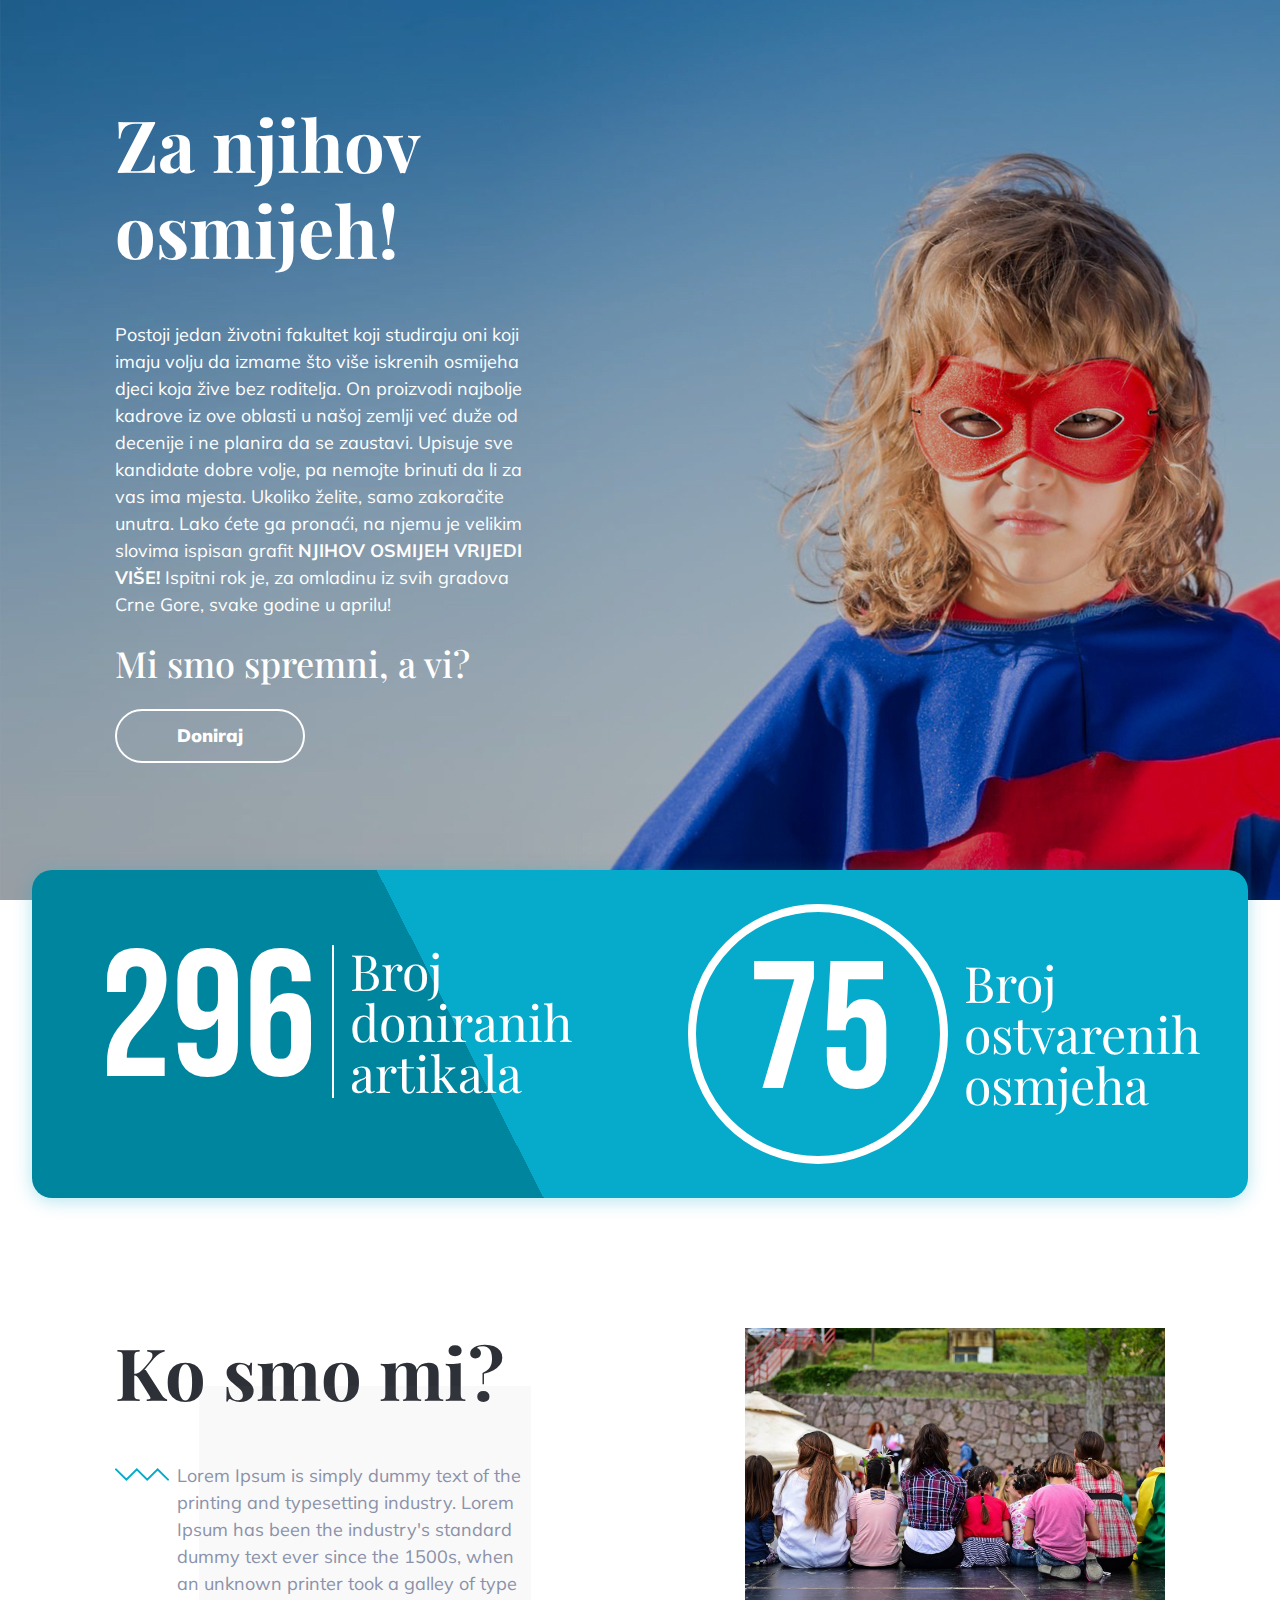
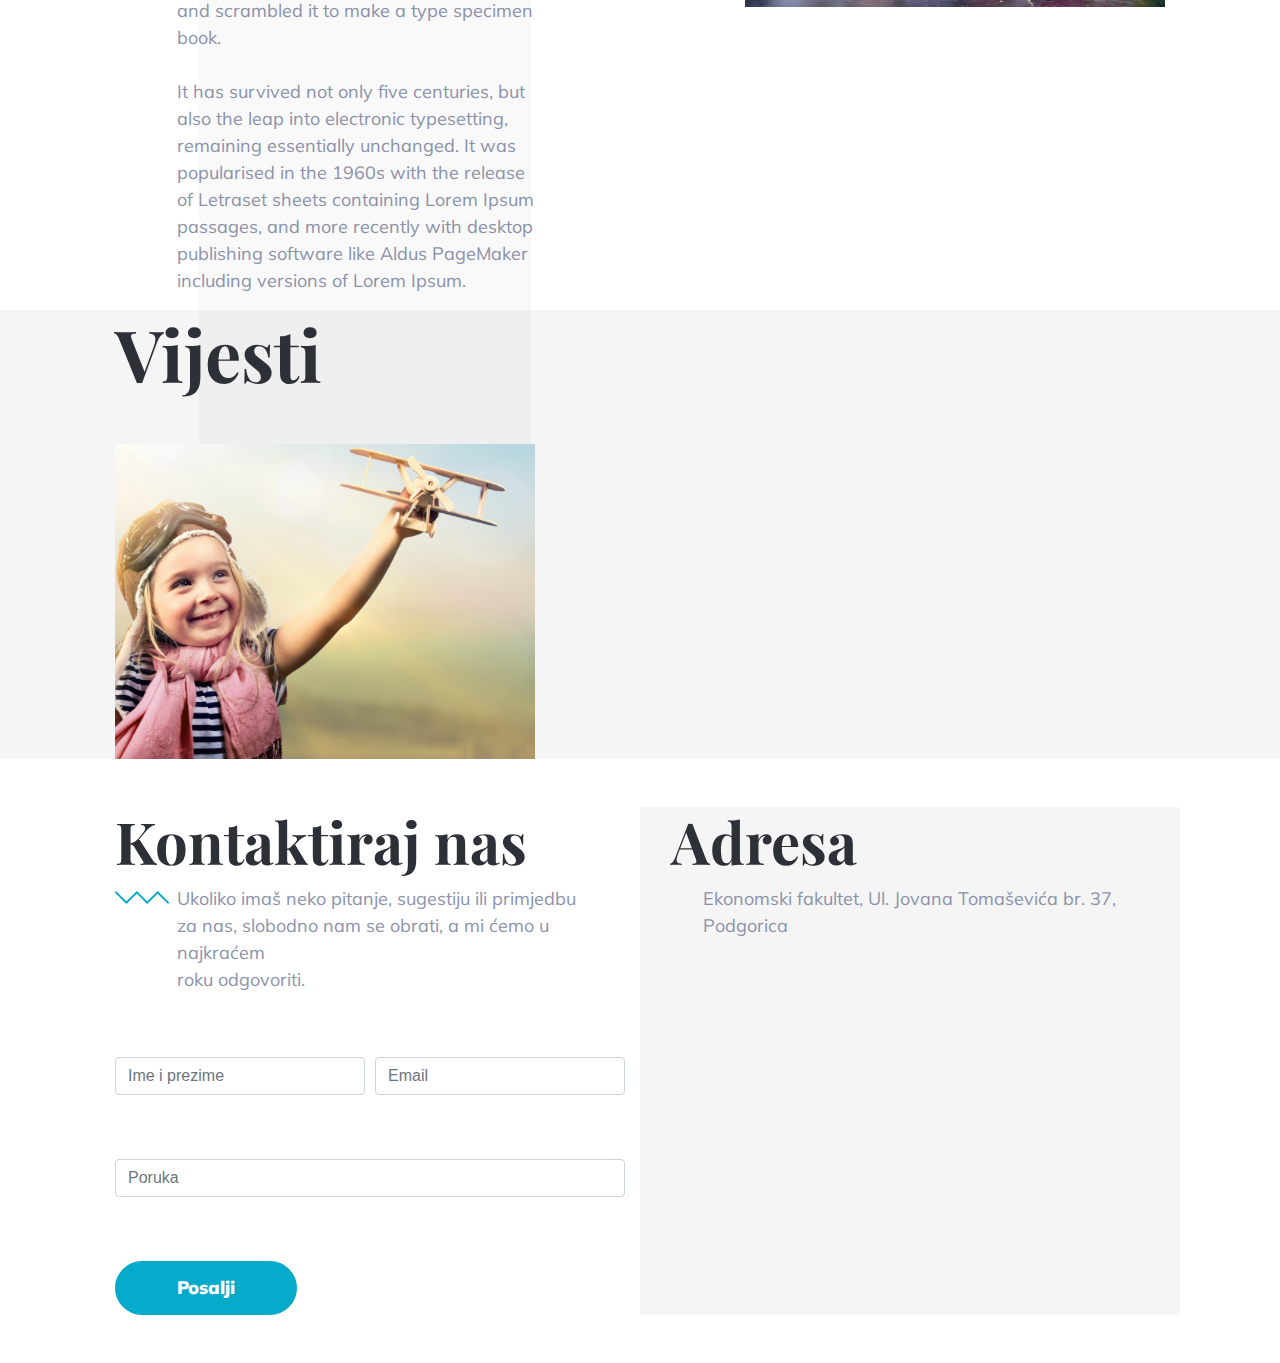
<file: index.html>
<!DOCTYPE html>
<html lang="en">
	<head>
		<meta charset="UTF-8" />
		<meta name="viewport" content="width=device-width, initial-scale=1.0" />
		<link rel="stylesheet" href="styles/bootstrap.min.css" />
		<link rel="stylesheet" href="styles/index.css" />
		<link rel="stylesheet" href="styles/home.css" />
		<title>Moj osmijeh</title>
	</head>
	<body>
		<div class="home">
			<section class="home-intro">
				<div class="section-container">
					<div class="col-md-5">
						<h1 class="section-title">Za njihov osmijeh!</h1>
						<p class="mt-5 section-text text--white">
							Postoji jedan životni fakultet koji studiraju oni koji imaju volju da izmame što više
							iskrenih osmijeha djeci koja žive bez roditelja. On proizvodi najbolje kadrove iz ove
							oblasti u našoj zemlji već duže od decenije i ne planira da se zaustavi. Upisuje sve
							kandidate dobre volje, pa nemojte brinuti da li za vas ima mjesta. Ukoliko želite,
							samo zakoračite unutra. Lako ćete ga pronaći, na njemu je velikim slovima ispisan
							grafit <b>NJIHOV OSMIJEH VRIJEDI VIŠE!</b> Ispitni rok je, za omladinu iz svih gradova
							Crne Gore, svake godine u aprilu!
						</p>
						<h3 class="mt-4">Mi smo spremni, a vi?</h3>
						<button class="button button-white mt-3">
							Doniraj
						</button>
					</div>
				</div>
			</section>
			<section class="home-info mb-5">
				<div class="home-info__container py-3 row">
					<div class="col-md-6 col-12 flex-mobile-column d-flex--center mb-4">
						<div class="home-info__number pr-3">
							296
						</div>
						<div class="home-info__text left-line pl-3">Broj <br />doniranih <br />artikala</div>
					</div>
					<div class="col-md-6 col-12 flex-mobile-column d-flex--center">
						<div class="home-info__number home-info__circle d-flex--center pr-3">
							75
						</div>
						<div class="home-info__text pl-3">Broj <br />ostvarenih <br />osmjeha</div>
					</div>
				</div>
			</section>
			<section class="home-about">
				<div class="section-container row justify-content-between">
					<div class="col-md-5 col-12">
						<h1 class="section-title text--dark mb-5">Ko smo mi?</h1>
						<div class="d-flex">
							<div>
								<img src="./assets/line-icon.svg" alt="" />
							</div>
							<p class="section-text home-about__text text--gray pl-2">
								Lorem Ipsum is simply dummy text of the printing and typesetting industry. Lorem
								Ipsum has been the industry's standard dummy text ever since the 1500s, when an
								unknown printer took a galley of type and scrambled it to make a type specimen
								book.<br />
								<br />
								It has survived not only five centuries, but also the leap into electronic
								typesetting, remaining essentially unchanged. It was popularised in the 1960s with
								the release of Letraset sheets containing Lorem Ipsum passages, and more recently
								with desktop publishing software like Aldus PageMaker including versions of Lorem
								Ipsum.
							</p>
						</div>
					</div>
					<div class="col-md-5 col-12 home-about__image">
						<!-- <div class="home-about__circle"></div> -->
						<img src="./assets/slika1.jpg" class="img-fluid" />
					</div>
				</div>
			</section>
			<section class="home-news">
			<div class="section-container row justify-content-between">
				<div class="col-md-5 col-12">
					<h1 class="section-title text--dark mb-5">Vijesti</h1>
					<div class="d-flex">
						<div>
							<img src="./assets/children.jpg" alt="" class="img-fluid" />
						</div>
					</div>
				</div>
			</section>
			<section class="home-contact">
				<div class="section-container row justify-content-between py-5">
					<div class="col-md-6 col-12">
						<h1 class="section-title text--dark" style="font-size:58px;">Kontaktiraj nas</h1>
						<div class="d-flex">
							<div>
								<img src="./assets/line-icon.svg" alt=""/>
							</div>
							<p class="section-text  text--gray pl-2">
								Ukoliko imaš neko pitanje, sugestiju ili primjedbu<br>
								za nas, slobodno nam se obrati, a mi ćemo u najkraćem<br> 
								roku odgovoriti.
							</p>
						</div>
						<form>
							<div class="form-row mt-5">
							  <div class="form-group col-md-6">
								<input type="text" class="form-control form-input"  placeholder="Ime i prezime">
							  </div>
							  <div class="form-group col-md-6">
								<input type="email" class="form-control form-input"  placeholder="Email">
							  </div>
							</div>
							<div class="form-group mt-5">
							  <input type="text" class="form-control form-input"  placeholder="Poruka">
							</div>
							<button class="button button-blue mt-5">
								Posalji
							</button>
							</form>
					</div>	
					<div class="col-md-6 col-12" style="background-color:  rgba(0, 0, 0, 0.04); position: relative;">
						<h1 class="section-title text--dark pl-3" style="font-size: 58px;">Adresa</h1>
						<div class="col-md-12 pl-5" style="position: relative;">
							<span class="section-text text--gray">Ekonomski fakultet, Ul. Jovana Tomaševića br. 37, Podgorica</span>
							<div class="col-md-12 p-0 map-position">
							<iframe width="100%" height="340" src="https://maps.google.com/maps?width=100%&amp;height=500&amp;hl=en&amp;q=Ekonomski%20fakultet%2C%20Ul.%20Jovana%20Toma%C5%A1evi%C4%87a%20br.%2037%2C%20Podgorica+(My%20Business%20Name)&amp;ie=UTF8&amp;t=&amp;z=14&amp;iwloc=B&amp;output=embed" frameborder="0" scrolling="no" marginheight="0" marginwidth="0"><a href="https://www.maps.ie/draw-radius-circle-map/">Google Maps Radius</a></iframe>	
							</div>
						</div>
					</div>	
				</div>
			</section>
		</div>
	</body>
</html>
</file>
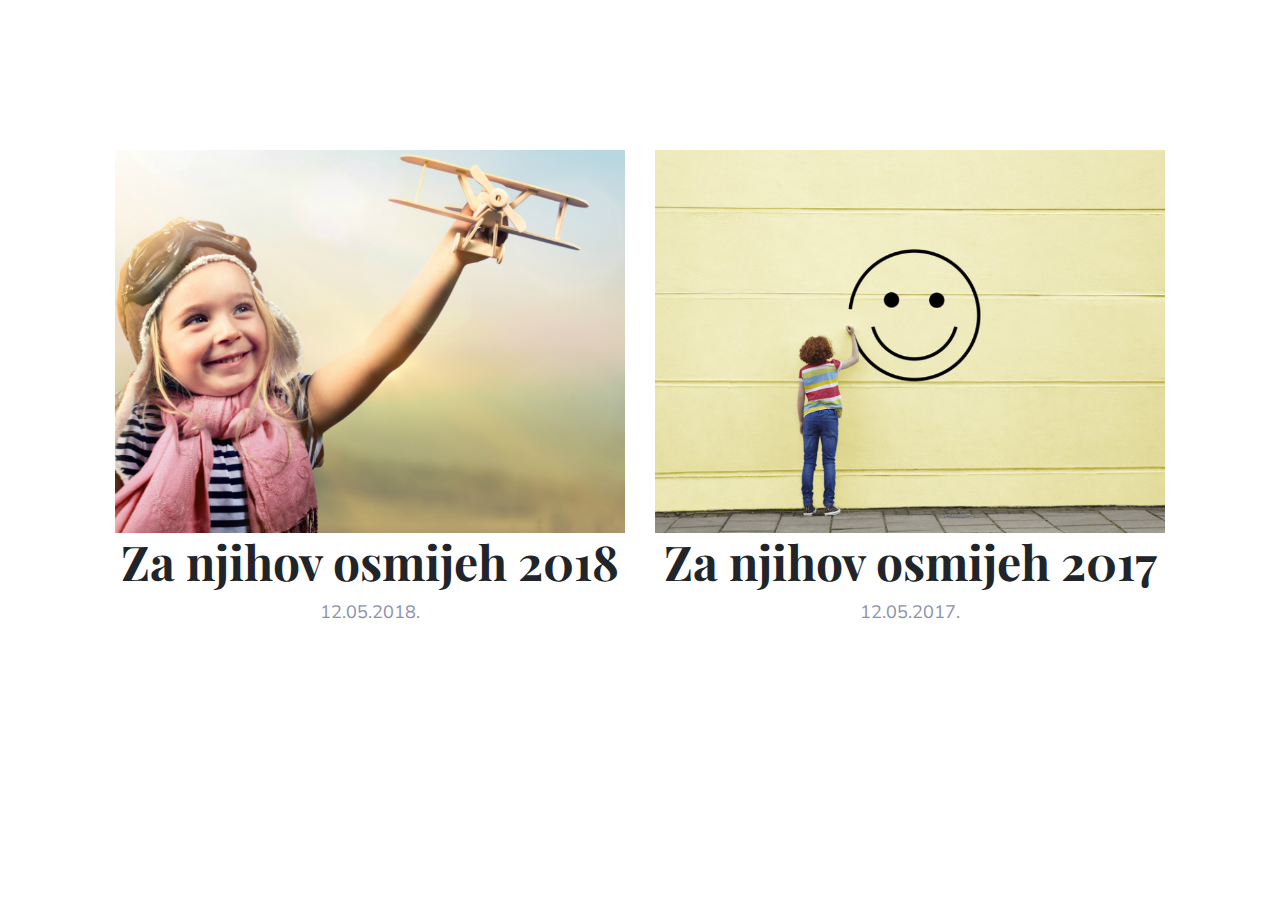
<file: galerija.html>
<!DOCTYPE html>
<html lang="en">
<head>
    <meta charset="UTF-8">
    <meta name="viewport" content="width=device-width, initial-scale=1.0">
    <link rel="stylesheet" href="styles/bootstrap.min.css" />
    <link rel="stylesheet" href="styles/index.css" />
    <link rel="stylesheet" href="styles/galerija.css">
    <title>Galerija</title>
</head>
<style>
 .galerija-pictures__naslov {
    font-family: var(--font-play-fair);
	font-size: 48px;
    font-weight: bold;
    text-align: center;
}   
</style>
<body>
    <div class="galerija">
        <section class="galerija-pictures">
            <div class="section-container row justify-content-between" style="margin-top: 150px;">
                <div class="col-md-6 col-12">
                    <img src="./assets/Happy-Children.jpg" class="img-fluid" alt="">
                    <h1 class="galerija-pictures__naslov">Za njihov osmijeh 2018</h1>
                    <p class="section-text text--gray" style="text-align: center;">12.05.2018.</p>
                </div>
                <div class="col-md-6 col-12">
                    <img src="./assets/Happy-smiley.jpg" class="img-fluid" alt="">
                    <h1 class="galerija-pictures__naslov">Za njihov osmijeh 2017</h1>
                    <p class="section-text text--gray" style="text-align: center;">12.05.2017.</p>
                </div>

        </div>
        </section>  
    </div>
</body>
</html>
</file>
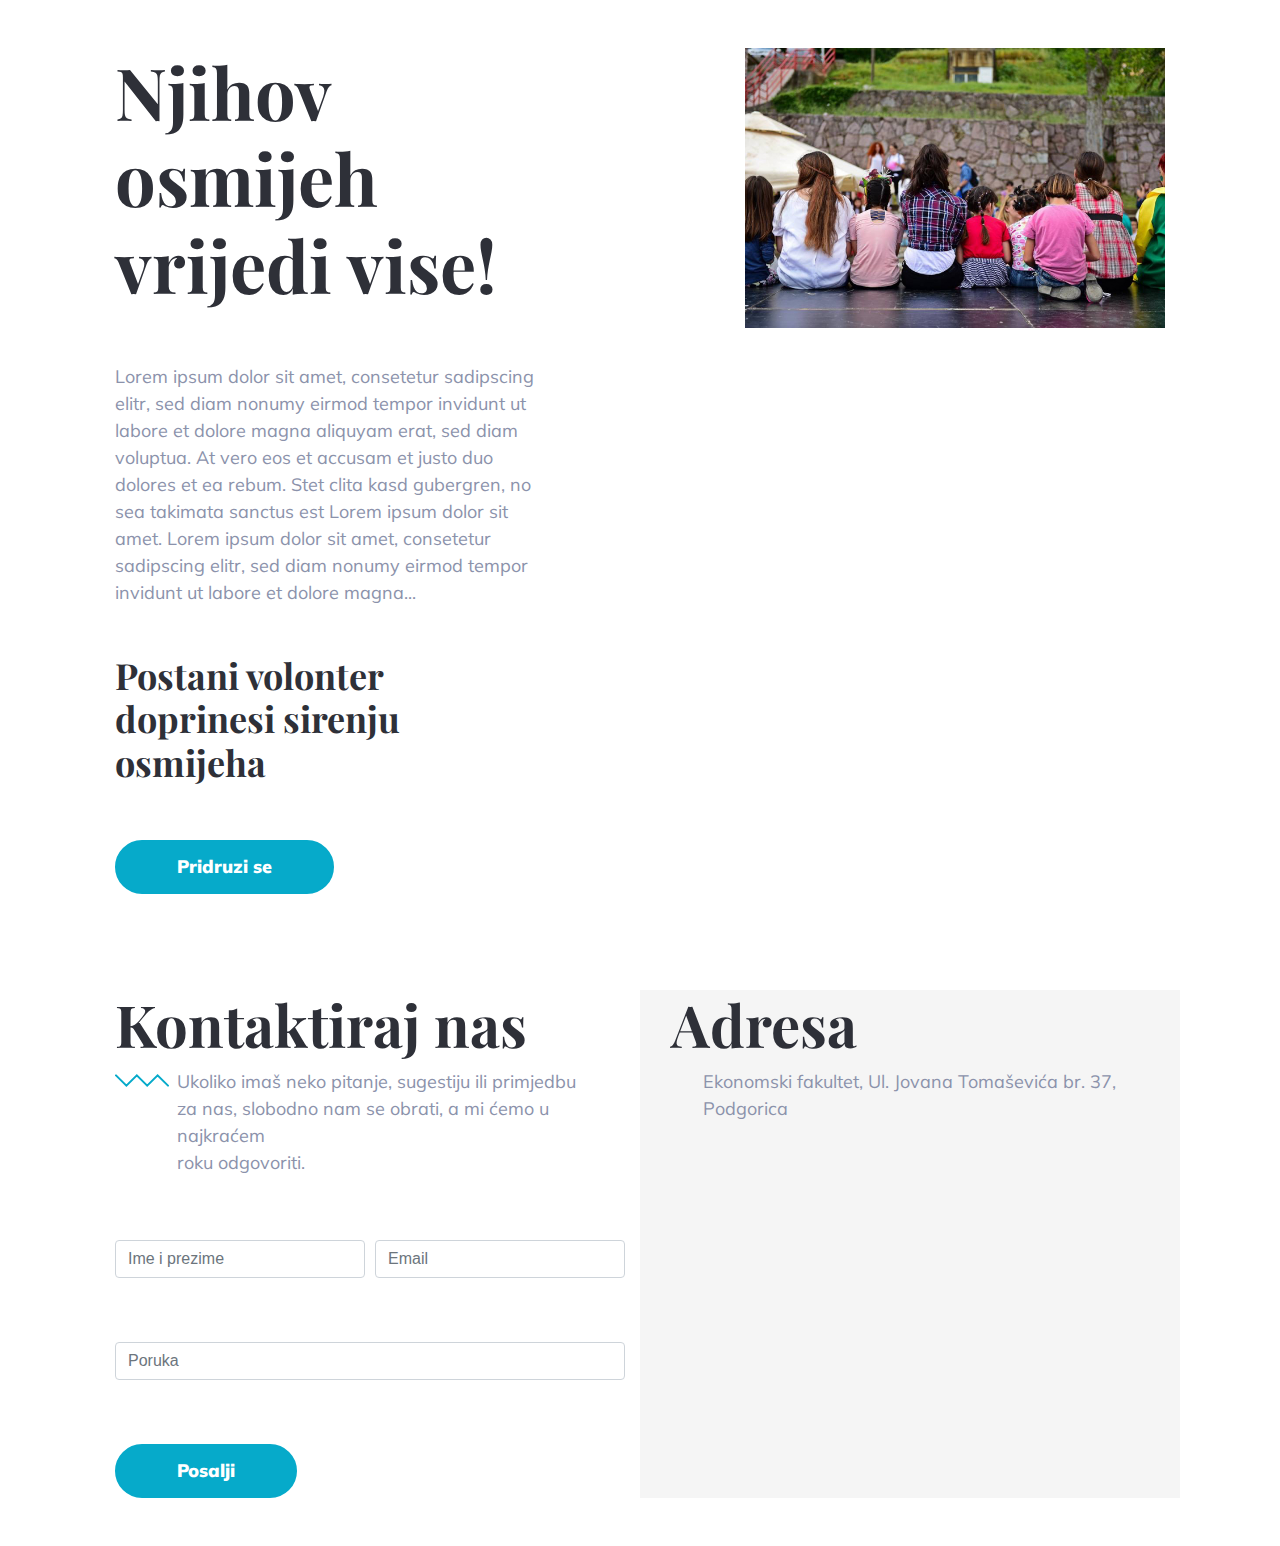
<file: onama.html>
<!DOCTYPE html>
<html lang="en">
  <head>
    <meta charset="UTF-8" />
    <meta name="viewport" content="width=device-width, initial-scale=1.0" />
    <link rel="stylesheet" href="styles/bootstrap.min.css" />
    <link rel="stylesheet" href="styles/index.css" />
    <link rel="stylesheet" href="styles/home.css" />
    <title>O nama</title>
  </head>
  <body>
    <div class="about-us">
      <section class="about-us-intro">
        <div class="section-container row justify-content-between">
          <div class="col-md-5 col-12">
            <h1 class="section-title text--dark mt-5">
              Njihov osmijeh vrijedi vise!
            </h1>
            <p class="section-text text--gray pt-5">
              Lorem ipsum dolor sit amet, consetetur sadipscing elitr, sed diam
              nonumy eirmod tempor invidunt ut labore et dolore magna aliquyam
              erat, sed diam voluptua. At vero eos et accusam et justo duo
              dolores et ea rebum. Stet clita kasd gubergren, no sea takimata
              sanctus est Lorem ipsum dolor sit amet. Lorem ipsum dolor sit
              amet, consetetur sadipscing elitr, sed diam nonumy eirmod tempor
              invidunt ut labore et dolore magna...
            </p>
            <h3 class="section-title text--dark mt-5" style="font-size: 36px;">
              Postani volonter doprinesi sirenju osmijeha
            </h3>
            <button class="button button-blue mt-5">Pridruzi se</button>
          </div>
          <div class="col-md-5 col-12 mt-5">
            <img src="./assets/slika1.jpg" class="img-fluid" alt="" />
          </div>
        </div>
      </section>
      <!--include section-->
      <section class="about-us-contact mt-5">
        <div class="section-container row justify-content-between py-5">
          <div class="col-md-6 col-12">
            <h1 class="section-title text--dark" style="font-size: 58px;">
              Kontaktiraj nas
            </h1>
            <div class="d-flex">
              <div>
                <img src="./assets/line-icon.svg" alt="" />
              </div>
              <p class="section-text text--gray pl-2">
                Ukoliko imaš neko pitanje, sugestiju ili primjedbu<br />
                za nas, slobodno nam se obrati, a mi ćemo u najkraćem<br />
                roku odgovoriti.
              </p>
            </div>
            <form>
              <div class="form-row mt-5">
                <div class="form-group col-md-6">
                  <input
                    type="text"
                    class="form-control"
                    placeholder="Ime i prezime"
                  />
                </div>
                <div class="form-group col-md-6">
                  <input
                    type="email"
                    class="form-control"
                    placeholder="Email"
                  />
                </div>
              </div>
              <div class="form-group mt-5">
                <input type="text" class="form-control" placeholder="Poruka" />
              </div>
              <button class="button button-blue mt-5">
                Posalji
              </button>
            </form>
          </div>
          <div
            class="col-md-6 col-12"
            style="background-color: rgba(0, 0, 0, 0.04); position: relative;"
          >
            <h1 class="section-title text--dark pl-3" style="font-size: 58px;">
              Adresa
            </h1>
            <div class="col-md-12 pl-5">
              <span class="section-text text--gray"
                >Ekonomski fakultet, Ul. Jovana Tomaševića br. 37,
                Podgorica</span
              >
              <div class="col-md-12 p-0 map-position">
                <iframe
                  width="100%"
                  height="340"
                  src="https://maps.google.com/maps?width=100%&amp;height=500&amp;hl=en&amp;q=Ekonomski%20fakultet%2C%20Ul.%20Jovana%20Toma%C5%A1evi%C4%87a%20br.%2037%2C%20Podgorica+(My%20Business%20Name)&amp;ie=UTF8&amp;t=&amp;z=14&amp;iwloc=B&amp;output=embed"
                  frameborder="0"
                  scrolling="no"
                  marginheight="0"
                  marginwidth="0"
                  ><a href="https://www.maps.ie/draw-radius-circle-map/"
                    >Google Maps Radius</a
                  ></iframe
                >
              </div>
            </div>
          </div>
        </div>
      </section>
    </div>
  </body>
</html>
</file>
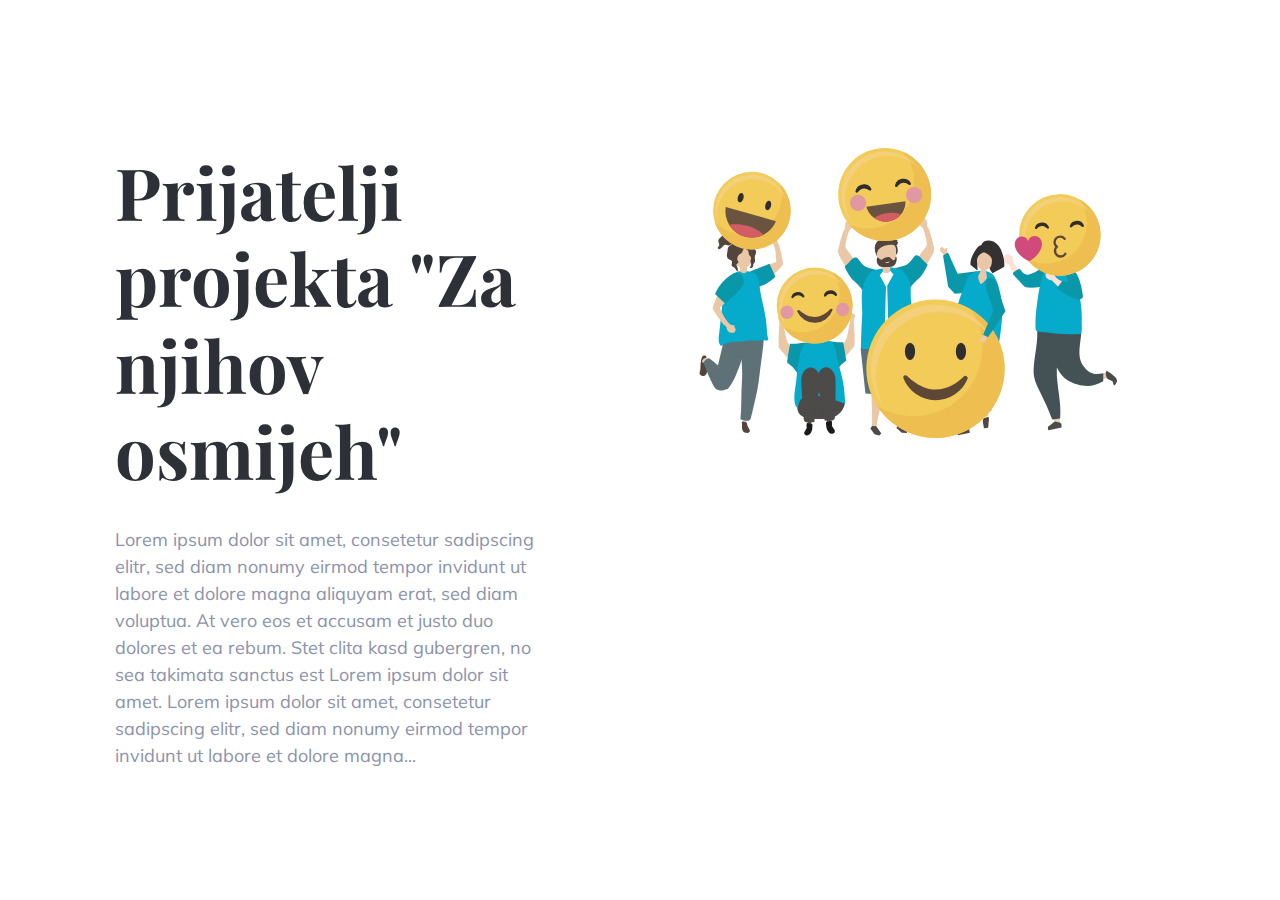
<file: prijatelji.html>
<!DOCTYPE html>
<html lang="en">
<head>
    <meta charset="UTF-8">
    <meta name="viewport" content="width=device-width, initial-scale=1.0">
    <link rel="stylesheet" href="styles/bootstrap.min.css">
    <link rel="stylesheet" href="styles/index.css">
    <link rel="stylesheet" href="styles/prijatelji.css">
    <title>Prijatelji</title>
</head>
<body>
    <div class="friends">
        <section class="friends-info">
            <div class="section-container row justify-content-between">
                <div class="col-md-5 col-12">
                    <h1 class="section-title text--dark mt-5">Prijatelji projekta "Za njihov osmijeh"</h1>
                <p class="section-text text--gray py-4">
                    Lorem ipsum dolor sit amet, consetetur sadipscing elitr, sed diam nonumy eirmod tempor invidunt ut labore et dolore magna aliquyam erat, sed diam voluptua. At vero eos et accusam et justo duo dolores et ea rebum. Stet clita kasd gubergren, no sea takimata sanctus est Lorem ipsum dolor sit amet. Lorem ipsum dolor sit amet, consetetur sadipscing elitr, sed diam nonumy eirmod tempor invidunt ut labore et dolore magna...
                </p>
                </div>
                <div class="col-md-5 col-12 mt-5 mr-5">
                    <img src="./assets/happy-face.svg" alt="" class="img-fluid">
                </div>
            </div>
        </section>
        <section class="container-fluid logo-container mt-5">
            <div class="section-container py-3">
               
                </div>
            </div>
        </section>
    </div>
</body>
</html>
</file>
<file: styles/index.css>
@import url("https://fonts.googleapis.com/css2?family=Muli:wght@300;400&display=swap");
@import url("https://fonts.googleapis.com/css2?family=Playfair+Display:wght@700&display=swap");
@import url("https://fonts.googleapis.com/css2?family=Bebas+Neue&display=swap");

:root {
  --font-muli: "Muli", sans-serif;
  --font-play-fair: "Playfair Display", serif;
  --font-bebas: "Bebas Neue", cursive;

  --color-dark: #2e3038;
  --color-white: #ffffff;
  --color-turquoise-blue: #06aaca;
  --color-teal-blue: #00859f;
  --color-gray: #8b92ab;
}

h1,
h2,
h3,
h4,
h5 {
  font-family: var(--font-play-fair);
}
.section-title {
  font-family: var(--font-play-fair);
  font-size: 72px;
  font-weight: bold;
}
.d-flex--center {
  display: flex;
  justify-content: center;
  align-items: center;
}
.section-container {
  margin: 0 100px;
}
.section-text {
  font-size: 18px;
  line-height: 1.5;
  font-family: var(--font-muli);
}
.text--white {
  color: var(--color-white);
}
.text--gray {
  color: var(--color-gray);
}
.text--dark {
  color: var(--color-dark);
}
.button {
  cursor: pointer;
  font-family: Muli;
  font-size: 18px;
  font-weight: 900;
  font-stretch: normal;
  font-style: normal;
  line-height: 1.13;
  letter-spacing: normal;
  border-radius: 38px;
  padding: 15px 60px;
}
.button-white {
  background: transparent;
  color: white;
  border: 2px solid white;
}
.button-blue {
  background: var(--color-turquoise-blue);
  color: white;
  border: 2px solid var(--color-turquoise-blue);
}

.button-transparent {
  background: white;
  color: var(--color-gray);
  border: 2px solid var(--color-gray);
}

.footer {
  padding: 0;
  height: 320px;
  background: url("../assets/pozadina.svg");
}
.footer__image {
  height: 349px;
  position: relative;
  top: -30px;
}
.footer__image > img {
  height: 100%;
}

.form-style {
  border: none;
  border-bottom: 1px solid #c6c9d6 !important;
  border-radius: 0;
}
.form-style::placeholder {
  color: #c6c9d6;
}
.form-style:focus {
  outline: none;
  box-shadow: none;
  border-bottom: 3px solid var(--color-turquoise-blue) !important;
}
.swiper-container {
  width: 100%;
  height: 100%;
}
.swiper-slide {
  position: relative;
  text-align: center;
  font-size: 18px;
  background: whitesmoke;

  /* Center slide text vertically */
  display: -webkit-box;
  display: -ms-flexbox;
  display: -webkit-flex;
  display: flex;
  -webkit-box-pack: center;
  -ms-flex-pack: center;
  -webkit-justify-content: center;
  justify-content: center;
  -webkit-box-align: center;
  -ms-flex-align: center;
  -webkit-align-items: center;
  align-items: center;
}
.swiper-slide img {
  position: absolute;
  left: 0;
  top: 0;
  width: 60%;
  height: 100%;
}
@media (max-width: 500px) {
  .section-container {
    margin: 0 20px;
  }
  .flex-mobile-column {
    flex-direction: column;
  }
}
</file>
<file: styles/home.css>
.home-intro {
  padding-top: 100px;
  background: url("../assets/home-background.jpg");
  min-height: 100vh;
  color: var(--color-white);
}
h3 {
  font-size: 36px;
}

.home-info {
  top: -30px;
  position: relative;
}
.home-info__container {
  margin: auto;
  width: 95%;
  border-radius: 20px;
  box-shadow: 0 3px 18px 0 rgba(6, 170, 202, 0.3);
  background-image: linear-gradient(243deg, var(--color-turquoise-blue) 63%, var(--color-teal-blue) 10%);
}
.home-info__text {
  font-family: var(--font-play-fair);
  font-size: 50px;
  color: var(--color-white);
  line-height: 1.02;
}
.home-info__number {
  font-family: var(--font-bebas);
  font-size: 181px;
  color: var(--color-white);
}
.left-line {
  border-left: 2px solid white;
}
.home-info__circle {
  height: 260px;
  width: 260px;
  border-radius: 50%;
  padding: 20px;
  border: 8px solid white;
}
.home-about {
  margin-top: 100px;
}
.home-about__text {
  position: relative;
}
.home-about__text::after {
  position: absolute;
  content: "";
  width: 91%;
  height: 154%;
  background: #9090900d;
  left: 8%;
  top: -76px;
}
.home-about__circle {
  z-index: 1;
  position: absolute;
  height: 500px;
  width: 500px;
  border-radius: 50%;
  background: var(--color-teal-blue);
}
.home-about__image img {
  /* position: absolute; */
  width: 100%;
  /* height: auto;
	z-index: 10; */
}
.home-news {
  background-color: rgba(0, 0, 0, 0.04);
}
.news-content {
  width: 100%;
  height: 400px;
  padding-bottom: 25px;
}
.news-description {
  padding: 25px;
  background: white;
  position: absolute;
  top: 5%;
  right: 0;
  height: 90%;
  width: 50%;
}

.map-position {
  position: absolute;
}

@media (max-width: 500px) {
  .home-info {
    top: 0;
  }
  .home-info__container {
    width: 100%;
    border-radius: 0;
  }
}

@media (max-width: 900px) {
  .map-position {
    position: relative;
  }
}
</file>
<file: styles/galerija.css>
.galerija-pictures__naslov {
    font-family: var(--font-play-fair);
	font-size: 48px;
    font-weight: bold;
    text-align: center;
}
</file>
<file: styles/prijatelji.css>
.friends {
    margin-top: 100px;
}
.wrapper {
    display:grid;
    grid-template-columns: repeat(auto-fit,minmax(400px, 1fr));
    grid-gap: 1em;
}
.logo-wrapper {
    display: flex;
    justify-content: center;
    width: 387px;
    height: 261px;
    background: white;
}
</file>
